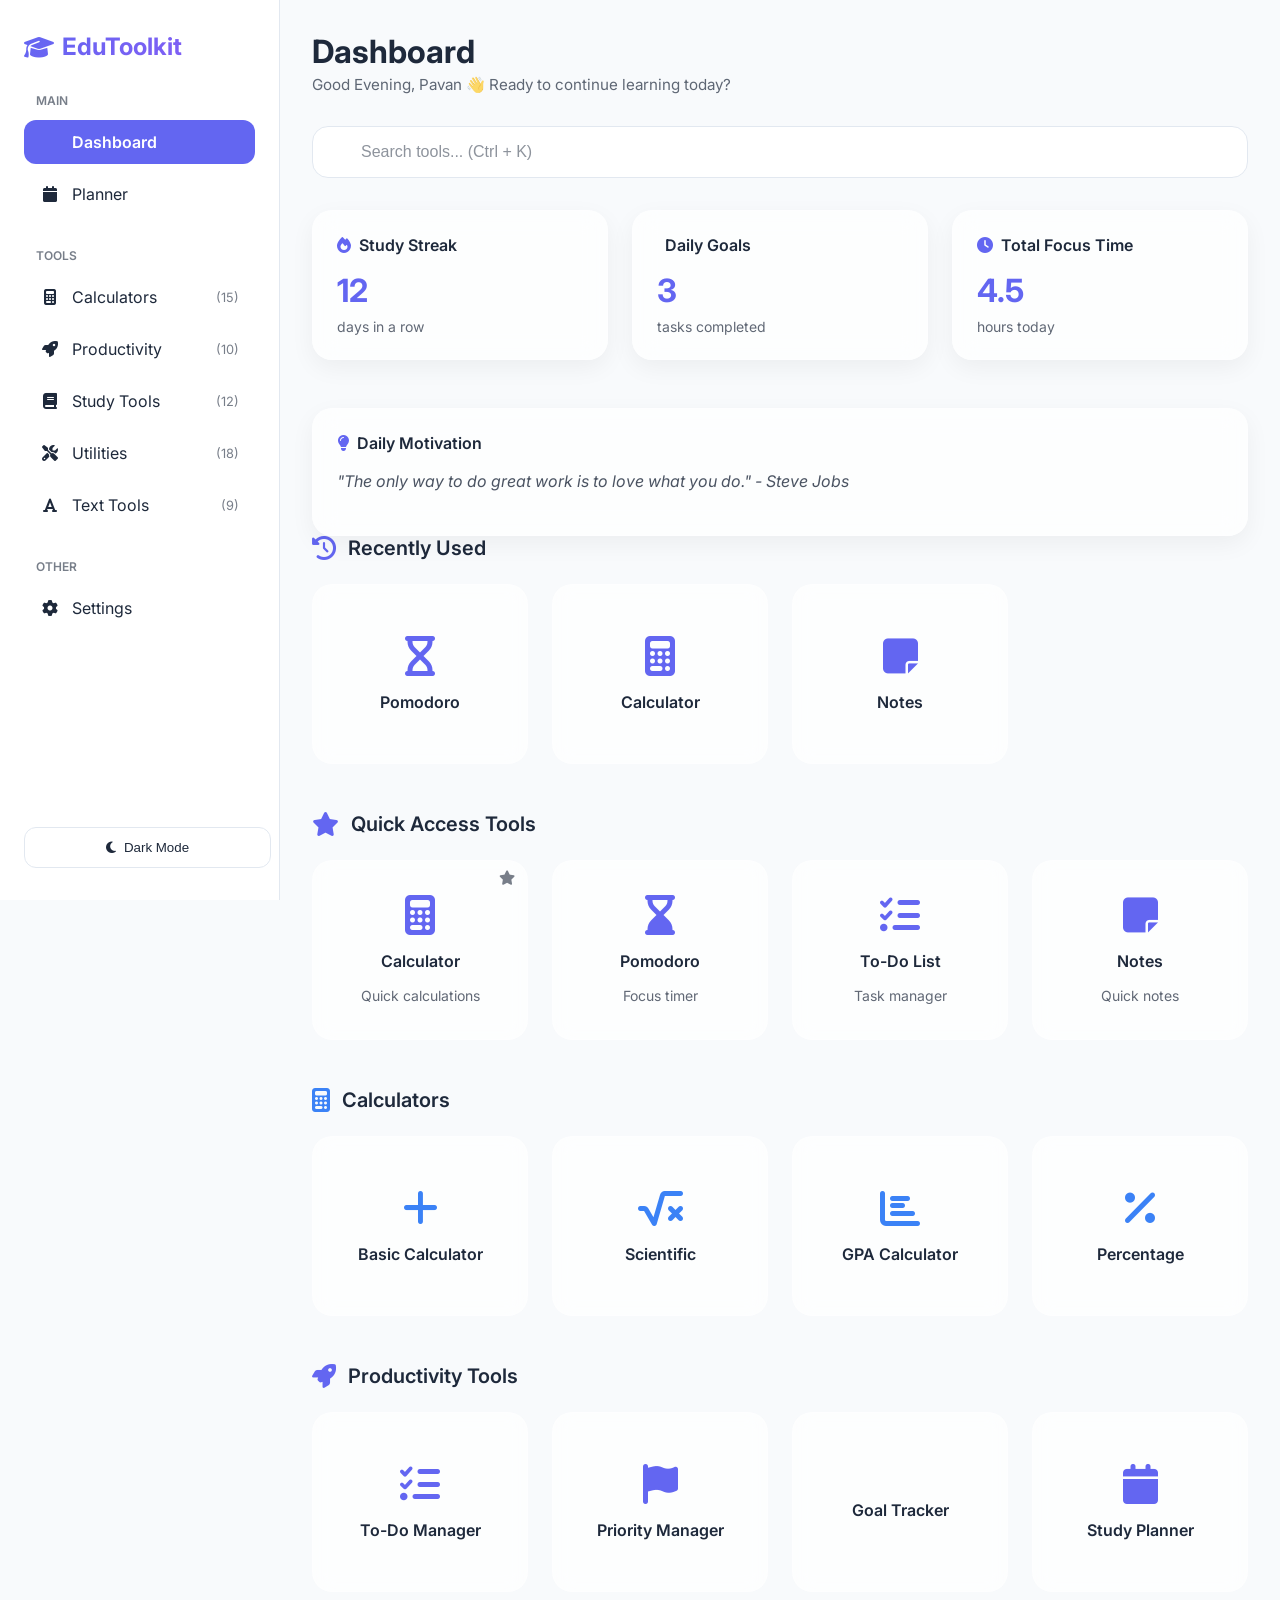
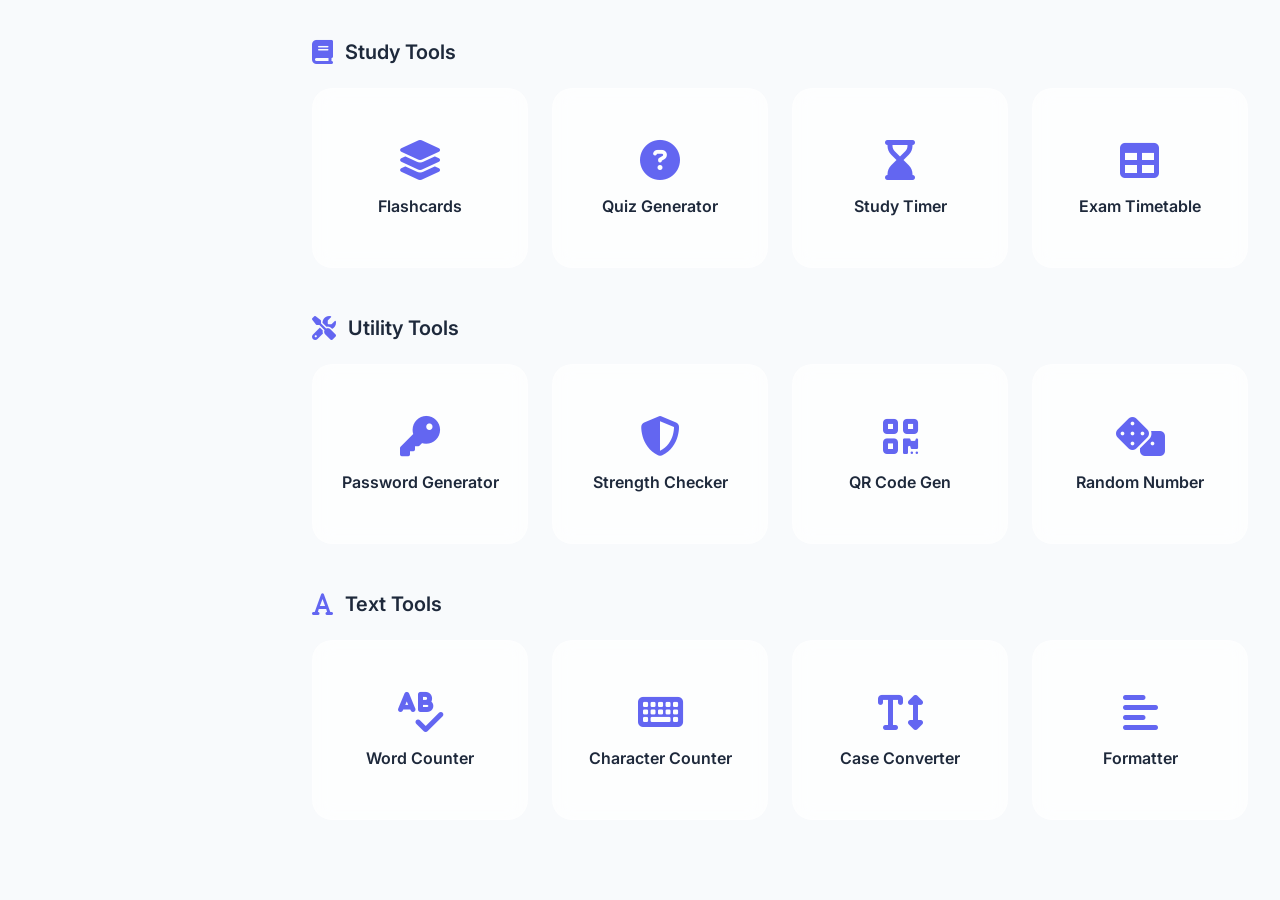
<file: EduToolkit.html>
<!DOCTYPE html>
<html lang="en">
<head>
    <meta charset="UTF-8">
    <meta name="viewport" content="width=device-width, initial-scale=1.0">
    <title>EduToolkit - Student Productivity Platform</title>
    <link href="https://cdnjs.cloudflare.com/ajax/libs/font-awesome/6.4.0/css/all.min.css" rel="stylesheet">
    <link href="https://fonts.googleapis.com/css2?family=Inter:wght@300;400;500;600;700&display=swap" rel="stylesheet">
    <style>
        * {
            margin: 0;
            padding: 0;
            box-sizing: border-box;
        }

        :root {
            --primary: #6366f1;
            --primary-dark: #4f46e5;
            --bg-light: #f8fafc;
            --bg-dark: #0f172a;
            --surface-light: #ffffff;
            --surface-dark: #1e293b;
            --text-light: #1e293b;
            --text-dark: #f1f5f9;
            --border-light: #e2e8f0;
            --border-dark: #334155;
            --glass-light: rgba(255, 255, 255, 0.7);
            --glass-dark: rgba(30, 41, 59, 0.7);
        }

        html {
            scroll-behavior:smooth;
        }

        body {
            font-family: 'Inter', sans-serif;
            background: var(--bg-light);
            color: var(--text-light);
            transition: background 0.3s ease, color 0.3s ease;
        }

        body.dark-mode {
            background: var(--bg-dark);
            color: var(--text-dark);
        }

        .container {
            display: flex;
            min-height: 100vh;
        }

        /* SIDEBAR */
        .sidebar {
            width: 280px;
            background: var(--surface-light);
            border-right: 1px solid var(--border-light);
            padding: 2rem 1.5rem;
            position: fixed;
            height: 100vh;
            overflow-y: auto;
            transition: all 0.3s ease;
        }

        body.dark-mode .sidebar {
            background: var(--surface-dark);
            border-right-color: var(--border-dark);
        }

        .logo {
            font-size:1.5rem;
            font-weight:700;
            background:linear-gradient(135deg,#6366f1,#8b5cf6);
            -webkit-background-clip:text;
            -webkit-text-fill-color:transparent;
            display:flex;
            align-items:center;
            gap:0.5rem;
            margin-bottom:2rem;
        }

        .nav-group {
            margin-bottom: 2rem;
        }

        .nav-group-title {
            font-size: 0.75rem;
            font-weight: 600;
            text-transform: uppercase;
            color: var(--text-light);
            opacity: 0.6;
            margin-bottom: 0.75rem;
            padding: 0 0.75rem;
        }

        body.dark-mode .nav-group-title {
            color: var(--text-dark);
        }

        .nav-item {
            display: flex;
            align-items: center;
            gap: 0.75rem;
            padding: 0.75rem 1rem;
            margin-bottom: 0.5rem;
            border-radius: 0.75rem;
            cursor: pointer;
            transition: all 0.2s ease;
            color: var(--text-light);
            text-decoration: none;
        }

        body.dark-mode .nav-item {
            color: var(--text-dark);
        }

        .nav-item:hover {
            background: var(--primary);
            color: white;
            transform: translateX(4px);
            box-shadow:0 6px 15px rgba(99,102,241,0.3);
        }

        .nav-item.active {
            background: var(--primary);
            color: white;
            font-weight: 600;
        }

        .nav-item i {
            width: 20px;
            text-align: center;
        }

        /* THEME TOGGLE */
        .theme-toggle {
            position: fixed;
            bottom: 2rem;
            left: 1.5rem;
            width: 100%;
            max-width: 247px;
        }

        .toggle-btn {
            width: 100%;
            padding: 0.75rem;
            border: 1px solid var(--border-light);
            background: var(--surface-light);
            border-radius: 0.75rem;
            cursor: pointer;
            display: flex;
            align-items: center;
            justify-content: center;
            gap: 0.5rem;
            transition: all 0.2s ease;
            color: var(--text-light);
            font-weight: 500;
        }

        body.dark-mode .toggle-btn {
            background: var(--surface-dark);
            border-color: var(--border-dark);
            color: var(--text-dark);
        }

        .toggle-btn:hover {
            background: var(--primary);
            color: white;
            border-color: var(--primary);
        }
        .welcome-text {
            font-size:0.95rem;
            opacity:0.7;
            margin-top:4px;
        }

        /* MAIN CONTENT */
        .main-content {
            margin-left: 280px;
            flex: 1;
            padding: 2rem;
        }

        .header {
            display: flex;
            justify-content: space-between;
            align-items: center;
            margin-bottom: 2rem;
        }

        .header h1 {
            font-size: 2rem;
            font-weight: 700;
        }

        /* SEARCH BAR */
        .search-container {
            margin-bottom: 2rem;
        }

        .search-bar {
            position: relative;
        }

        .search-bar input {
            width: 100%;
            padding: 1rem 1.5rem 1rem 3rem;
            border: 1px solid var(--border-light);
            border-radius: 1rem;
            background: var(--surface-light);
            color: var(--text-light);
            font-size: 1rem;
            transition: all 0.2s ease;
            backdrop-filter: blur(10px);
        }

        body.dark-mode .search-bar input {
            background: var(--surface-dark);
            border-color: var(--border-dark);
            color: var(--text-dark);
        }

        .search-bar input:focus {
            outline: none;
            border-color: var(--primary);
            box-shadow: 0 0 0 3px rgba(99, 102, 241, 0.1);
        }

        .search-bar input::placeholder {
            color: var(--text-light);
            opacity: 0.5;
        }

        body.dark-mode .search-bar input::placeholder {
            color: var(--text-dark);
        }

        .search-bar i {
            position: absolute;
            left: 1.5rem;
            top: 50%;
            transform: translateY(-50%);
            color: var(--primary);
        }

        /* SECTIONS */
        .section {
            margin-bottom: 3rem;
        }

        .section-title {
            font-size: 1.25rem;
            font-weight: 600;
            margin-bottom: 1.5rem;
            display: flex;
            align-items: center;
            gap: 0.75rem;
        }

        .section-title i {
            color: var(--primary);
            font-size: 1.5rem;
        }
        .section-title.calculators i{color:#3b82f6;}
        .section-title.productivity i{color:#8b5cf6;}
        .section-title.study i{color:#10b981;}
        .section-title.utilities i{color:#f59e0b;}
        .section-title.text i{color:#06b6d4;}

        /* TOOL GRID */
        .tool-grid {
            display: grid;
            grid-template-columns: repeat(auto-fill, minmax(200px, 1fr));
            gap: 1.5rem;
        }

        .tool-card {
            position:relative;
            background: var(--glass-light);
            backdrop-filter: blur(10px);
            border: 1px solid rgba(255, 255, 255, 0.2);
            border-radius: 1.25rem;
            padding: 1.5rem;
            cursor: pointer;
            transition: all 0.3s ease;
            display: flex;
            flex-direction: column;
            align-items: center;
            justify-content: center;
            text-align: center;
            gap: 1rem;
            min-height: 180px;
            text-decoration: none;
            color: inherit;
        }

        .favorite {
            position:absolute;
            top:10px;
            right:12px;
            font-size:0.9rem;
            opacity:0.6;
            cursor:pointer;
        }

        .favorite:hover{
            color:#fbbf24;
            opacity:1;
            transform:scale(1.2);
        }

        .count {
            margin-left:auto;
            opacity:0.6;
            font-size:0.8rem;
        }

        body.dark-mode .tool-card {
            background: var(--glass-dark);
            border-color: rgba(148, 163, 184, 0.2);
        }

        .tool-card:hover {
            transform: translateY(-8px);
            box-shadow:0 20px 40px rgba(99,102,241,0.15),0 0 0 1px rgba(99,102,241,0.1);
            border-color: var(--primary);
            background: var(--glass-light);
        }

        .tool-card:active {
            transform:scale(0.97);
        }

        body.dark-mode .tool-card:hover {
            background: var(--glass-dark);
        }

        .tool-icon {
            font-size: 2.5rem;
            color: var(--primary);
            transition: transform 0.3s ease;
        }

        .section-title.calculators ~ .tool-grid .tool-icon{color:#3b82f6;}
        .section-title.productivity ~ .tool-grid .tool-icon{color:#8b5cf6;}
        .section-title.study ~ .tool-grid .tool-icon{color:#10b981;}
        .section-title.utilities ~ .tool-grid .tool-icon{color:#f59e0b;}
        .section-title.text ~ .tool-grid .tool-icon{color:#06b6d4;}

        .tool-card:hover .tool-icon {
            transform: scale(1.1) rotate(5deg);
        }

        .tool-name {
            font-weight: 600;
            font-size: 1rem;
        }

        .tool-description {
            font-size: 0.875rem;
            opacity: 0.7;
        }

        /* WIDGETS */
        .widget-grid {
            display: grid;
            grid-template-columns: repeat(auto-fit, minmax(250px, 1fr));
            gap: 1.5rem;
            margin-bottom: 3rem;
        }

        .widget {
            background: var(--glass-light);
            backdrop-filter: blur(12px);
            border: 1px solid rgba(255, 255, 255, 0.25);
            box-shadow:0 8px 25px rgba(0,0,0,0.05);
            border-radius: 1.25rem;
            padding: 1.5rem;
            transition: all 0.3s ease;
        }

        body.dark-mode .widget {
            background: var(--glass-dark);
            border-color: rgba(148, 163, 184, 0.2);
        }

        .widget:hover {
            border-color:var(--primary);
            transform:translateY(-4px);
            box-shadow:0 15px 30px rgba(99,102,241,0.15);
        }

        .widget-title {
            font-weight: 600;
            margin-bottom: 1rem;
            display: flex;
            align-items: center;
            gap: 0.5rem;
        }

        .widget-title i {
            color: var(--primary);
        }

        .widget-stat {
            font-size: 2rem;
            font-weight: 700;
            color: var(--primary);
            margin-bottom: 0.5rem;
        }

        .widget-label {
            font-size: 0.875rem;
            opacity: 0.7;
        }

        .quote {
            font-style: italic;
            opacity: 0.8;
            margin-bottom: 1rem;
            line-height: 1.6;
        }

        /* RESPONSIVE */
        @media (max-width: 1200px) {
            .tool-grid {
                grid-template-columns: repeat(auto-fill, minmax(160px, 1fr));
            }
        }

        @media (max-width: 768px) {
            .sidebar {
                width: 100%;
                height: auto;
                position: static;
                border-right: none;
                border-bottom: 1px solid var(--border-light);
                padding: 1rem;
            }

            body.dark-mode .sidebar {
                border-bottom-color: var(--border-dark);
            }

            .main-content {
                margin-left: 0;
                padding: 1.5rem;
            }

            .theme-toggle {
                position: static;
                width: 100%;
                margin-top: 1rem;
            }

            .tool-grid {
                grid-template-columns: repeat(auto-fill, minmax(140px, 1fr));
                gap: 1rem;
            }

            .widget-grid {
                grid-template-columns: 1fr;
            }
        }

        /* ANIMATIONS */
        @keyframes fadeIn {
            from {
                opacity: 0;
                transform: translateY(10px);
            }
            to {
                opacity: 1;
                transform: translateY(0);
            }
        }

        body {
            animation:fadePage 0.6s ease;
        }

        @keyframes fadePage {
            from{
                opacity:0;
                transform:translateY(10px);
            }
            to {
                opacity:1;
                transform:translateY(0);
            }
        }

        .tool-card, .widget {
            animation: fadeIn 0.5s ease forwards;
        }

        /* SCROLLBAR */
        ::-webkit-scrollbar {
            width: 8px;
        }

        ::-webkit-scrollbar-track {
            background: var(--bg-light);
        }

        body.dark-mode ::-webkit-scrollbar-track {
            background: var(--bg-dark);
        }

        ::-webkit-scrollbar-thumb {
            background: var(--primary);
            border-radius: 4px;
        }

        ::-webkit-scrollbar-thumb:hover {
            background: var(--primary-dark);
        }
    </style>
</head>
<body>
    <div class="container">
        <!-- SIDEBAR -->
        <aside class="sidebar">
            <div class="logo">
                <i class="fas fa-graduation-cap"></i>
                EduToolkit
            </div>

            <div class="nav-group">
                <div class="nav-group-title">Main</div>
                <a class="nav-item active" href="#dashboard">
                    <i class="fas fa-grid"></i>
                    Dashboard
                </a>
                <a class="nav-item" href="#planner">
                    <i class="fas fa-calendar"></i>
                    Planner
                </a>
            </div>

            <div class="nav-group">
                <div class="nav-group-title">Tools</div>
                <a class="nav-item" href="#calculators">
                    <i class="fas fa-calculator"></i>
                    Calculators <span class="count">(15)</span>
                </a>
                <a class="nav-item" href="#productivity">
                    <i class="fas fa-rocket"></i>
                    Productivity <span class="count">(10)</span>
                </a>
                <a class="nav-item" href="#study">
                    <i class="fas fa-book"></i>
                    Study Tools <span class="count">(12)</span>
                </a>
                <a class="nav-item" href="#utilities">
                    <i class="fas fa-tools"></i>
                    Utilities <span class="count">(18)</span>
                </a>
                <a class="nav-item" href="#text">
                    <i class="fas fa-font"></i>
                    Text Tools <span class="count">(9)</span>
                </a>
            </div>

            <div class="nav-group">
                <div class="nav-group-title">Other</div>
                <a class="nav-item" href="#settings">
                    <i class="fas fa-cog"></i>
                    Settings
                </a>
            </div>

            <div class="theme-toggle">
                <button class="toggle-btn" id="themeToggle">
                    <i class="fas fa-moon"></i>
                    Dark Mode
                </button>
            </div>
        </aside>

        <!-- MAIN CONTENT -->
        <main class="main-content">
            <div class="header">
                <div>
                    <h1>Dashboard</h1>
                    <p class="welcome-text">Good Evening, Pavan 👋 Ready to continue learning today?</p>
                </div>
            </div>

            <!-- SEARCH -->
            <div class="search-container">
                <div class="search-bar">
                    <i class="fas fa-search"></i>
                    <input type="text" id="searchInput" placeholder="Search tools... (Ctrl + K)">
                </div>
            </div>

            <!-- WIDGETS -->
            <div class="widget-grid">
                <div class="widget">
                    <div class="widget-title">
                        <i class="fas fa-fire"></i>
                        Study Streak
                    </div>
                    <div class="widget-stat" id="streakCount">12</div>
                    <div class="widget-label">days in a row</div>
                </div>

                <div class="widget">
                    <div class="widget-title">
                        <i class="fas fa-target"></i>
                        Daily Goals
                    </div>
                    <div class="widget-stat" id="goalsCompleted">3/5</div>
                    <div class="widget-label">tasks completed</div>
                </div>

                <div class="widget">
                    <div class="widget-title">
                        <i class="fas fa-clock"></i>
                        Total Focus Time
                    </div>
                    <div class="widget-stat" id="focusTime">4.5</div>
                    <div class="widget-label">hours today</div>
                </div>
            </div>

            <div class="widget">
                <div class="widget-title">
                    <i class="fas fa-lightbulb"></i>
                    Daily Motivation
                </div>
                <div class="quote" id="motivationalQuote">
                    "The only way to do great work is to love what you do." - Steve Jobs
                </div>
            </div>

            <div class="section">
                <div class="section-title">
                    <i class="fas fa-history"></i>
                    Recently Used
                </div>
                <div class="tool-grid">
                    <a class="tool-card">
                        <i class="tool-icon fas fa-hourglass"></i>
                        <div class="tool-name">Pomodoro</div>
                    </a>
                    <a class="tool-card">
                        <i class="tool-icon fas fa-calculator"></i>
                        <div class="tool-name">Calculator</div>
                    </a>
                    <a class="tool-card">
                        <i class="tool-icon fas fa-sticky-note"></i>
                        <div class="tool-name">Notes</div>
                    </a>
                </div>
            </div>

            <!-- QUICK ACCESS TOOLS -->
            <div class="section">
                <div class="section-title">
                    <i class="fas fa-star"></i>
                    Quick Access Tools
                </div>
                <div class="tool-grid">
                    <a class="tool-card" href="#calculator">
                        <i class="fas fa-star favorite"></i>
                        <i class="tool-icon fas fa-calculator"></i>
                        <div class="tool-name">Calculator</div>
                        <div class="tool-description">Quick calculations</div>
                    </a>
                    <a class="tool-card" href="#timer">
                        <i class="tool-icon fas fa-hourglass-end"></i>
                        <div class="tool-name">Pomodoro</div>
                        <div class="tool-description">Focus timer</div>
                    </a>
                    <a class="tool-card" href="#todo">
                        <i class="tool-icon fas fa-tasks"></i>
                        <div class="tool-name">To-Do List</div>
                        <div class="tool-description">Task manager</div>
                    </a>
                    <a class="tool-card" href="#notes">
                        <i class="tool-icon fas fa-sticky-note"></i>
                        <div class="tool-name">Notes</div>
                        <div class="tool-description">Quick notes</div>
                    </a>
                </div>
            </div>

            <!-- CALCULATORS -->
            <div class="section">
                <div class="section-title calculators">
                    <i class="fas fa-calculator"></i>
                    Calculators
                </div>
                <div class="tool-grid">
                    <a class="tool-card" href="#basic-calc">
                        <i class="tool-icon fas fa-plus"></i>
                        <div class="tool-name">Basic Calculator</div>
                    </a>
                    <a class="tool-card" href="#sci-calc">
                        <i class="tool-icon fas fa-square-root-alt"></i>
                        <div class="tool-name">Scientific</div>
                    </a>
                    <a class="tool-card" href="#gpa-calc">
                        <i class="tool-icon fas fa-chart-bar"></i>
                        <div class="tool-name">GPA Calculator</div>
                    </a>
                    <a class="tool-card" href="#percent-calc">
                        <i class="tool-icon fas fa-percent"></i>
                        <div class="tool-name">Percentage</div>
                    </a>
                </div>
            </div>

            <!-- PRODUCTIVITY -->
            <div class="section">
                <div class="section-title">
                    <i class="fas fa-rocket"></i>
                    Productivity Tools
                </div>
                <div class="tool-grid">
                    <a class="tool-card" href="#todo">
                        <i class="tool-icon fas fa-tasks"></i>
                        <div class="tool-name">To-Do Manager</div>
                    </a>
                    <a class="tool-card" href="#priority">
                        <i class="tool-icon fas fa-flag"></i>
                        <div class="tool-name">Priority Manager</div>
                    </a>
                    <a class="tool-card" href="#goals">
                        <i class="tool-icon fas fa-target"></i>
                        <div class="tool-name">Goal Tracker</div>
                    </a>
                    <a class="tool-card" href="#planner">
                        <i class="tool-icon fas fa-calendar"></i>
                        <div class="tool-name">Study Planner</div>
                    </a>
                </div>
            </div>

            <!-- STUDY TOOLS -->
            <div class="section">
                <div class="section-title">
                    <i class="fas fa-book"></i>
                    Study Tools
                </div>
                <div class="tool-grid">
                    <a class="tool-card" href="#flashcards">
                        <i class="tool-icon fas fa-layer-group"></i>
                        <div class="tool-name">Flashcards</div>
                    </a>
                    <a class="tool-card" href="#quiz">
                        <i class="tool-icon fas fa-question-circle"></i>
                        <div class="tool-name">Quiz Generator</div>
                    </a>
                    <a class="tool-card" href="#timer">
                        <i class="tool-icon fas fa-hourglass-end"></i>
                        <div class="tool-name">Study Timer</div>
                    </a>
                    <a class="tool-card" href="#timetable">
                        <i class="tool-icon fas fa-table"></i>
                        <div class="tool-name">Exam Timetable</div>
                    </a>
                </div>
            </div>

            <!-- UTILITIES -->
            <div class="section">
                <div class="section-title">
                    <i class="fas fa-tools"></i>
                    Utility Tools
                </div>
                <div class="tool-grid">
                    <a class="tool-card" href="#password">
                        <i class="tool-icon fas fa-key"></i>
                        <div class="tool-name">Password Generator</div>
                    </a>
                    <a class="tool-card" href="#strength">
                        <i class="tool-icon fas fa-shield-alt"></i>
                        <div class="tool-name">Strength Checker</div>
                    </a>
                    <a class="tool-card" href="#qr">
                        <i class="tool-icon fas fa-qrcode"></i>
                        <div class="tool-name">QR Code Gen</div>
                    </a>
                    <a class="tool-card" href="#random">
                        <i class="tool-icon fas fa-dice"></i>
                        <div class="tool-name">Random Number</div>
                    </a>
                </div>
            </div>

            <!-- TEXT TOOLS -->
            <div class="section">
                <div class="section-title">
                    <i class="fas fa-font"></i>
                    Text Tools
                </div>
                <div class="tool-grid">
                    <a class="tool-card" href="#wordcount">
                        <i class="tool-icon fas fa-spell-check"></i>
                        <div class="tool-name">Word Counter</div>
                    </a>
                    <a class="tool-card" href="#charcount">
                        <i class="tool-icon fas fa-keyboard"></i>
                        <div class="tool-name">Character Counter</div>
                    </a>
                    <a class="tool-card" href="#case">
                        <i class="tool-icon fas fa-text-height"></i>
                        <div class="tool-name">Case Converter</div>
                    </a>
                    <a class="tool-card" href="#formatter">
                        <i class="tool-icon fas fa-align-left"></i>
                        <div class="tool-name">Formatter</div>
                    </a>
                </div>
            </div>
        </main>
    </div>

    <script>
        // Theme Toggle
        const themeToggle = document.getElementById('themeToggle');
        const htmlElement = document.documentElement;

        // Load saved theme
        if (localStorage.getItem('theme') === 'dark') {
            document.body.classList.add('dark-mode');
            themeToggle.innerHTML = '<i class="fas fa-sun"></i> Light Mode';
        }

        themeToggle.addEventListener('click', () => {
            document.body.classList.toggle('dark-mode');
            const isDark = document.body.classList.contains('dark-mode');
            localStorage.setItem('theme', isDark ? 'dark' : 'light');
            themeToggle.innerHTML = isDark ? 
                '<i class="fas fa-sun"></i> Light Mode' : 
                '<i class="fas fa-moon"></i> Dark Mode';
        });

        // Search Functionality
        const searchInput = document.getElementById('searchInput');
        const toolCards = document.querySelectorAll('.tool-card');

        searchInput.addEventListener('input', (e) => {
            const query = e.target.value.toLowerCase();
            toolCards.forEach(card => {
                const text = card.textContent.toLowerCase();
                card.style.display = text.includes(query) ? 'flex' : 'none';
            });
        });

        // Motivational Quotes
        const quotes = [
            '"The only way to do great work is to love what you do." - Steve Jobs',
            '"Success is not final, failure is not fatal." - Winston Churchill',
            '"You are never too old to set another goal." - C.S. Lewis',
            '"In the middle of difficulty lies opportunity." - Albert Einstein',
            '"The best time to plant a tree was 20 years ago. The second best is now." - Chinese Proverb'
        ];

        function updateQuote() {
            const randomQuote = quotes[Math.floor(Math.random() * quotes.length)];
            document.getElementById('motivationalQuote').textContent = randomQuote;
        }

        setInterval(updateQuote, 60000);

        document.addEventListener("keydown",function(e) {
            if(e.ctrlKey && e.key==="k") {
                e.preventDefault();
                document.getElementById("searchInput").focus();
            }
        });

        document.querySelectorAll(".favorite").forEach(star=>{
            star.addEventListener("click",function(e){
                e.stopPropagation();
                this.classList.toggle("active");
                this.style.color=this.classList.contains("active")?"#fbbf24":"";
            });
        });

        function animateValue(id, start, end, duration) {
            let obj = document.getElementById(id);
            let range = end - start;
            let current = start;
            let increment = end > start ? 1 : -1;
            let stepTime = Math.abs(Math.floor(duration / range));
            
            let timer = setInterval(function() {
                current += increment;
                obj.textContent = current;
                if (current == end) {
                    clearInterval(timer);
                }
            }, stepTime);
        }
        animateValue("streakCount",0,12,800);
        animateValue("goalsCompleted",0,3,800);
    </script>
    
</body>
</html>
</file>
